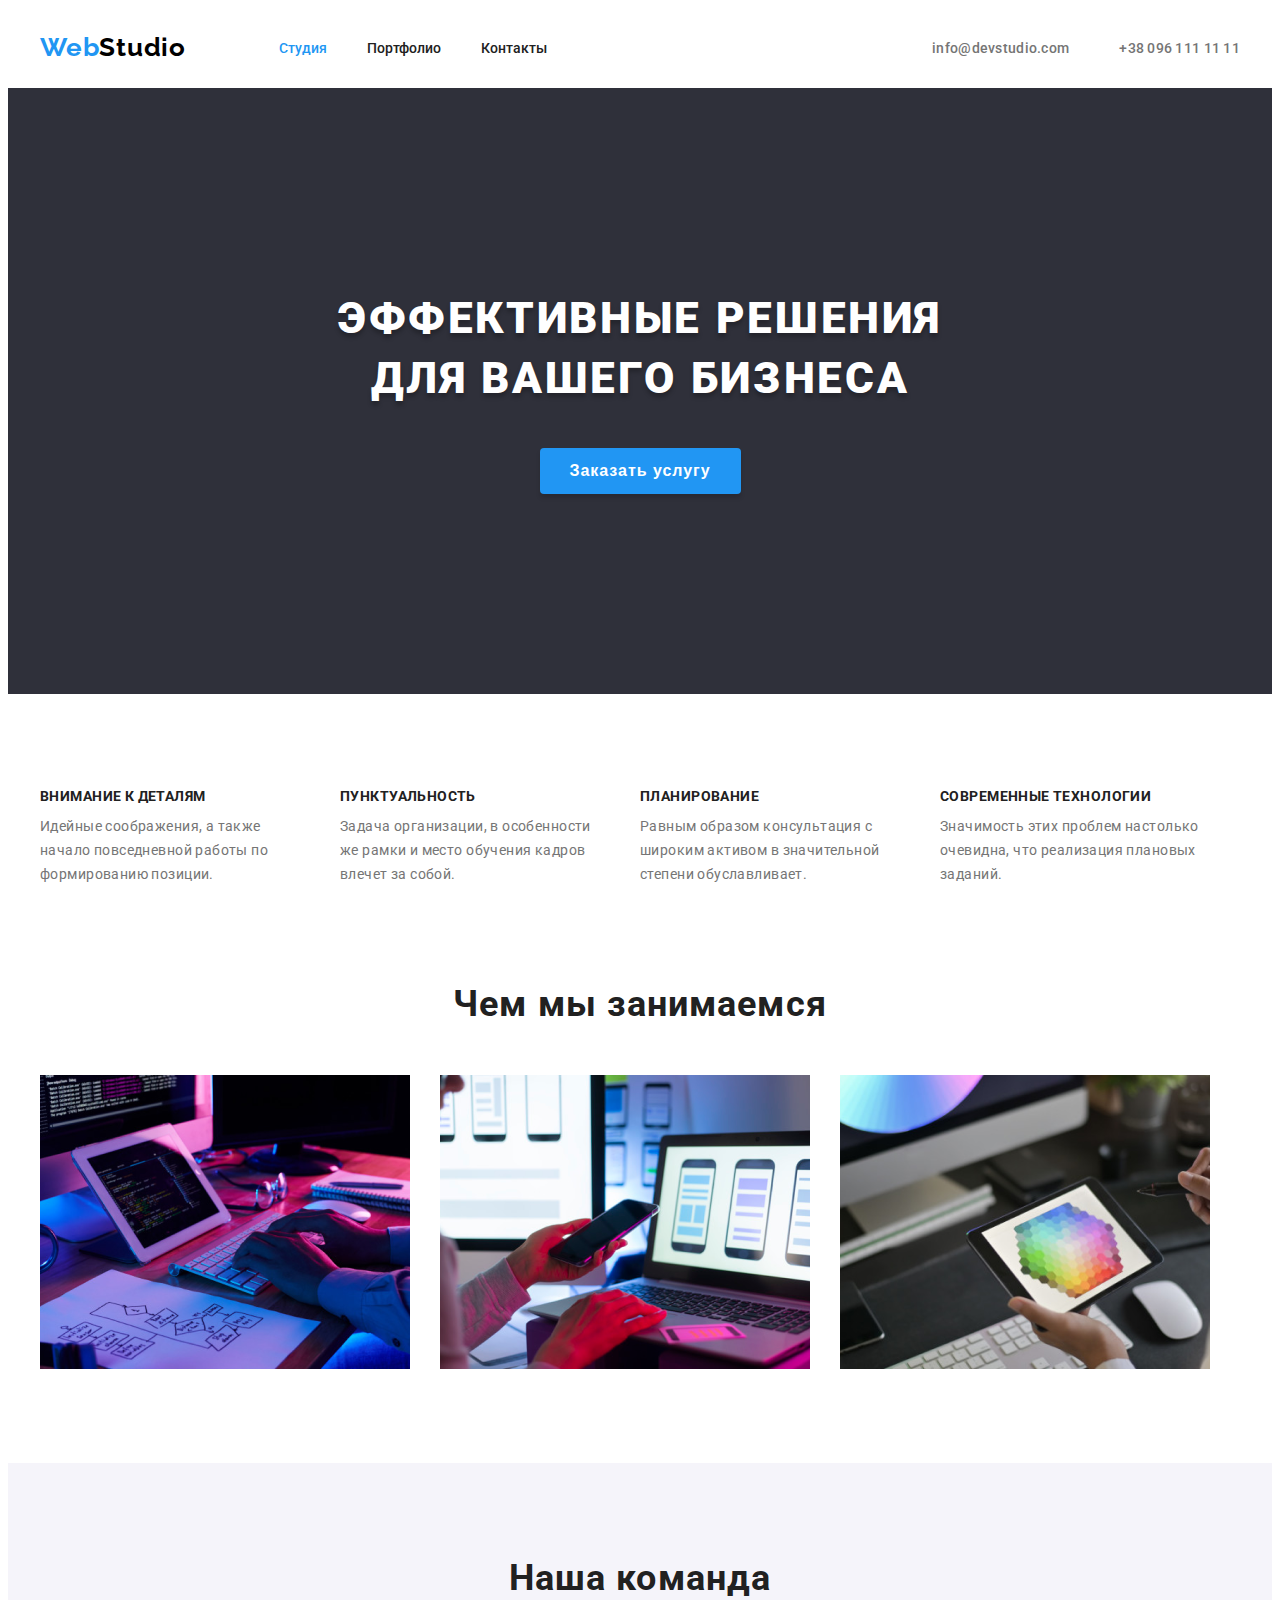
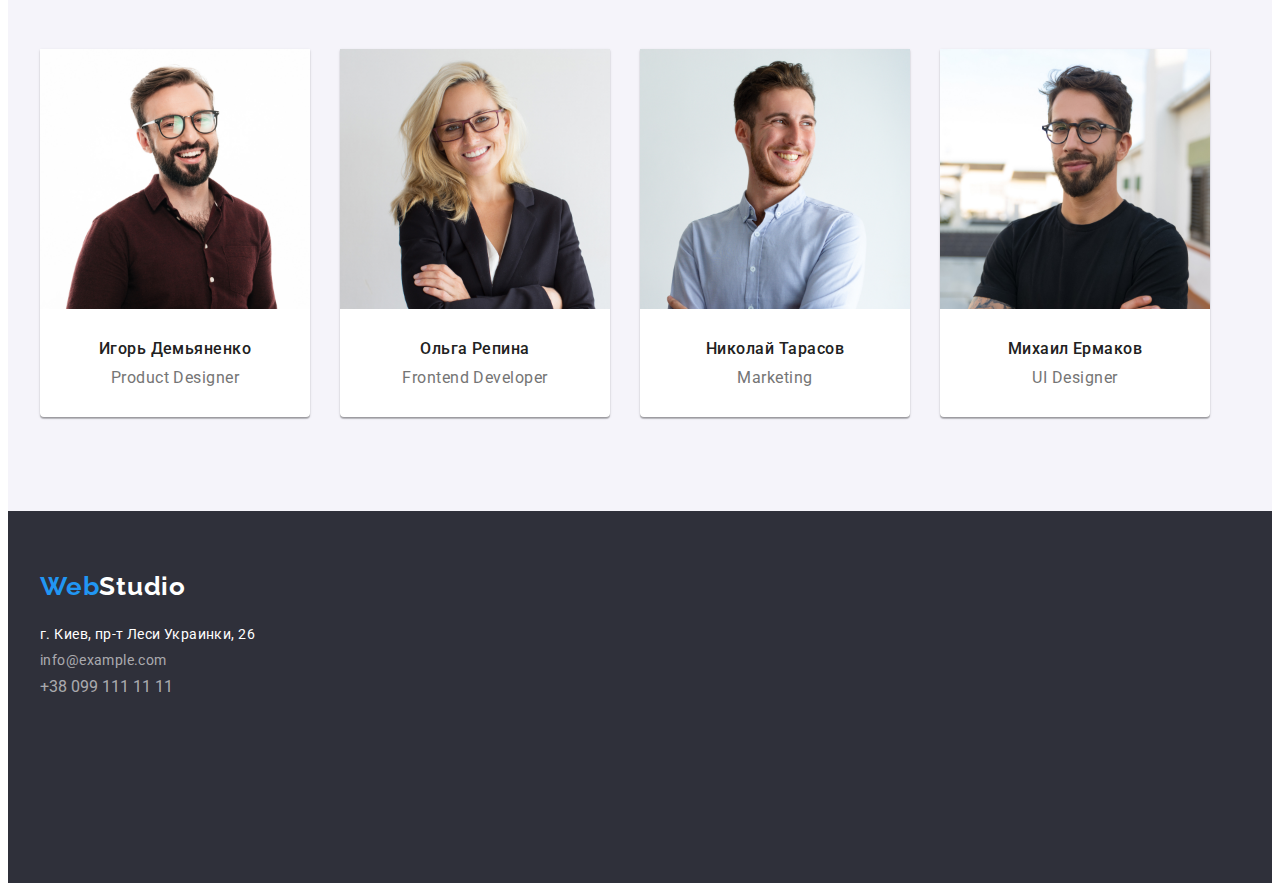
<file: index.html>
<!DOCTYPE html>
<html lang="ru">
  <head>
    <meta charset="UTF-8" />
    <meta name="viewport" content="width=device-width, initial-scale=1.0" />
    <title>WebStudio</title>
    <link rel="preconnect" href="https://fonts.gstatic.com" />
    <link
      href="https://fonts.googleapis.com/css2?family=Raleway:wght@700&family=Roboto:wght@400;500;700;900&display=swap"
      rel="stylesheet"
    />
    <link
      rel="stylesheet"
      href="https://cdnjs.cloudflare.com/ajax/libs/modern-normalize/1.0.0/modern-normalize.min.css"
      integrity="sha512-ISS7cAi1PEhQ8jnbJpJZMd29NlhNj4AWYyLOSp2CE/CsHxTCu+r+t0D2yoJudVrd0/8fTVPUVDzY5Tvli75u/g=="
      crossorigin="anonymous"
    />
    <link rel="stylesheet" href="./css/styles.css" />
  </head>

  <body>
    <!-- Шапка сайта -->

    <header class="header">
      <div class="container">
        <nav class="nav">
          <a class="link links header-link" href="./index.html" target="_blank">
            <span class="logo">Web</span>Studio</a
          >

          <ul class="nav-list list">
            <li class="nav-list-item">
              <a class="nav-list-link links header-studio" href="./index.html"
                >Студия</a
              >
            </li>
            <li class="nav-list-item">
              <a class="nav-list-link links" href="./portfolio.html"
                >Портфолио</a
              >
            </li>
            <li class="nav-list-item">
              <a class="nav-list-link links" href="#">Контакты</a>
            </li>
          </ul>
        </nav>

        <ul class="header-list list">
          <li class="header-mail">
            <a class="header-list-mail links" href="mailto:info@devstudio.com"
              >info@devstudio.com</a
            >
          </li>
          <li class="header-">
            <a class="header-list-tel links" href="tel:+380961111111"
              >+38 096 111 11 11</a
            >
          </li>
        </ul>
      </div>
    </header>

    <main>
      <!--HERO-->

      <section class="hero">
        <div class="container">
          <h1 class="hero-subject">
            Эффективные решения <br />для вашего бизнеса
          </h1>
          <button class="hero-btn" type="button">Заказать услугу</button>
        </div>
      </section>

      <!--Information-->

      <!-- Feature  -->

      <section class="feature">
        <h2 class="visually-hidden" hidden>Описание работ</h2>

        <div class="container">
          <ul class="feature-list list">
            <li class="feature-item">
              <h3 class="feature-title">Внимание к деталям</h3>
              <p class="feature-text">
                Идейные соображения, а также начало повседневной работы по
                формированию позиции.
              </p>
            </li>

            <li class="feature-item">
              <h3 class="feature-title">Пунктуальность</h3>
              <p class="feature-text">
                Задача организации, в особенности же рамки и место обучения
                кадров влечет за собой.
              </p>
            </li>

            <li class="feature-item">
              <h3 class="feature-title">Планирование</h3>
              <p class="feature-text">
                Равным образом консультация с широким активом в значительной
                степени обуславливает.
              </p>
            </li>

            <li class="feature-item">
              <h3 class="feature-title">Современные технологии</h3>
              <p class="feature-text">
                Значимость этих проблем настолько очевидна, что реализация
                плановых заданий.
              </p>
            </li>
          </ul>
        </div>
      </section>

      <!-- What we do -->

      <section class="work">
        <div class="container">
          <h3 class="work-title">Чем мы занимаемся</h3>

          <ul class="work-list list">
            <li class="work-item">
              <img
                src="./images/komp/img.png"
                alt="Работа с ПК"
                width="370"
                height="294"
              />
            </li>

            <li class="work-item">
              <img
                src="./images/komp/img-1.png"
                alt="Работа с телефоном"
                width="370"
                height="294"
              />
            </li>

            <li class="work-item">
              <img
                src="./images/komp/img-2.png"
                alt="Работа с планшетом"
                width="370"
                height="294"
              />
            </li>
          </ul>
        </div>
      </section>

      <!--Our Team-->

      <section class="team">
        <div class="container">
          <h3 class="team-title">Наша команда</h3>

          <ul class="team-list list">
            <li class="team-item">
              <img
                src="./images/team/ihor.jpg"
                alt="Игорь"
                width="270"
                height="260"
              />
              <div class="team-content">
                <h3 class="team-item-title">Игорь Демьяненко</h3>
                <p lang="en" class="team-profession">Product Designer</p>
              </div>
            </li>

            <li class="team-item">
              <img
                src="./images/team/olha.jpg"
                alt="Ольга"
                width="270"
                height="260"
              />
              <div class="team-content">
                <h3 class="team-item-title">Ольга Репина</h3>
                <p lang="en" class="team-profession">Frontend Developer</p>
              </div>
            </li>

            <li class="team-item">
              <img
                src="./images/team/kolya.jpg"
                alt="Николай"
                width="270"
                height="260"
              />
              <div class="team-content">
                <h3 class="team-item-title">Николай Тарасов</h3>
                <p lang="en" class="team-profession">Marketing</p>
              </div>
            </li>

            <li class="team-item">
              <img
                src="./images/team/misha.jpg"
                alt="Миша"
                width="270"
                height="260"
              />
              <div class="team-content">
                <h3 class="team-item-title">Михаил Ермаков</h3>
                <p lang="en" class="team-profession">UI Designer</p>
              </div>
            </li>
          </ul>
        </div>
      </section>
    </main>

    <!--Contacts-->

    <footer class="footer">
      <div class="container">
        <a class="foo-link links" href="./index.html" target="_blank">
          <span class="logo">Web</span>Studio</a
        >
        <address class="address">
          <ul class="footer-list list">
            <li class="footer-list-item">
              <a class="footer-map links" href="#"
                >г. Киев, пр-т Леси Украинки, 26</a
              >
            </li>
            <li class="footer-link-mail">
              <a class="footer-link links" href="mailto:info@example.com"
                >info@example.com</a
              >
            </li>
            <li>
              <a class="footer-link links" href="tel:+380991111111"
                >+38 099 111 11 11</a
              >
            </li>
          </ul>
        </address>
      </div>
    </footer>
  </body>
</html>
</file>
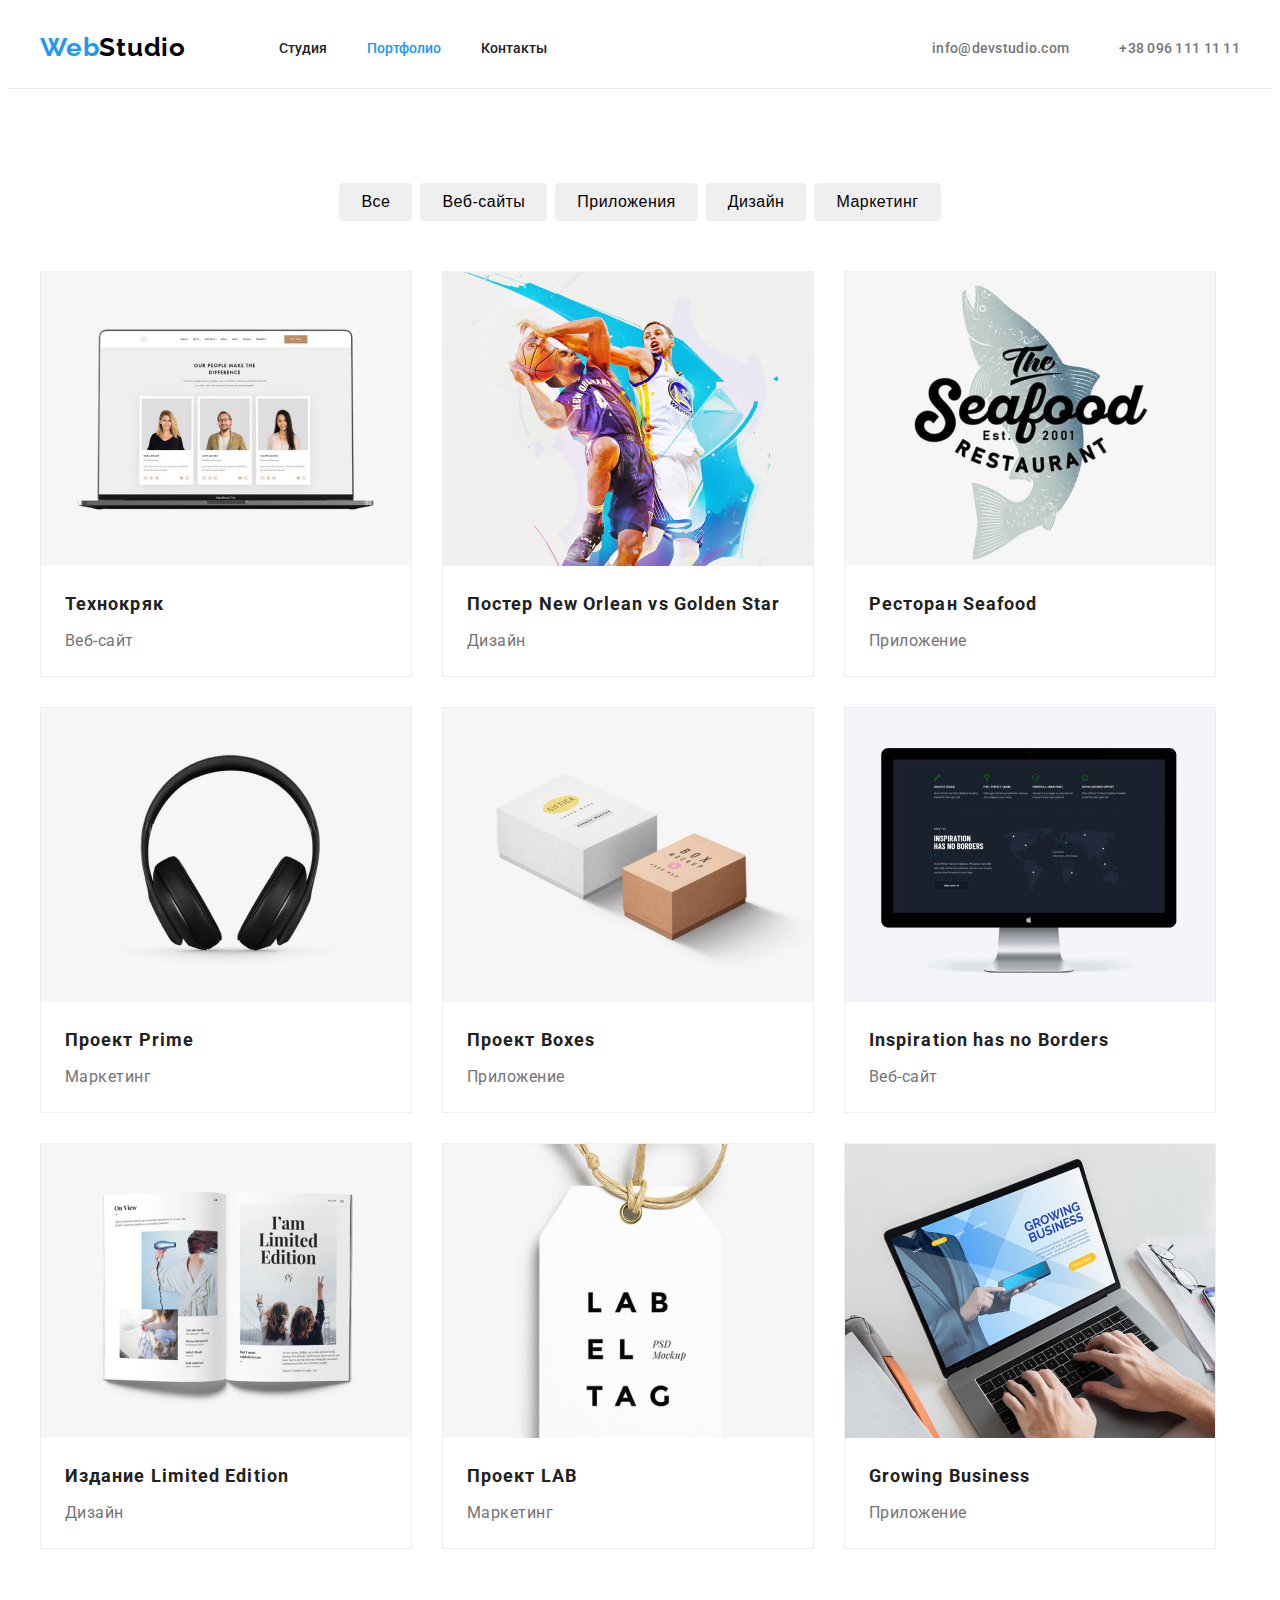
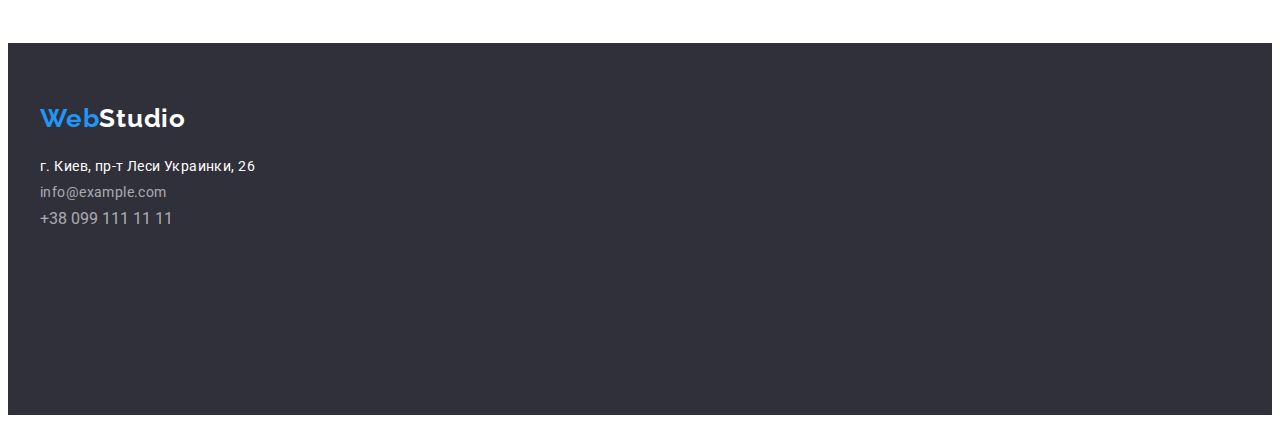
<file: portfolio.html>
<!DOCTYPE html>
<html lang="ru">

<head>
  <meta charset="UTF-8" />
  <meta name="viewport" content="width=device-width, initial-scale=1.0" />
  <title>WebStudio</title>
  <link rel="preconnect" href="https://fonts.gstatic.com" />
  <link href="https://fonts.googleapis.com/css2?family=Raleway:wght@700&family=Roboto:wght@400;500;700;900&display=swap"
    rel="stylesheet" />
  <link rel="stylesheet" href="https://cdnjs.cloudflare.com/ajax/libs/modern-normalize/1.0.0/modern-normalize.min.css"
    integrity="sha512-ISS7cAi1PEhQ8jnbJpJZMd29NlhNj4AWYyLOSp2CE/CsHxTCu+r+t0D2yoJudVrd0/8fTVPUVDzY5Tvli75u/g=="
    crossorigin="anonymous" />
  <link rel="stylesheet" href="./css/styles.css" />
</head>

<body>
  <!-- Шапка сайта -->

  <header class="header page-header">
    <div class="container">
      <a class="link links header-link" href="./portfolio.html" target="_blank">
        <span class="logo">Web</span>Studio</a>
      <nav class="nav">
        <ul class="nav-list list">
          <li class="nav-list-item">
            <a class="nav-list-link links" href="./index.html">Студия</a>
          </li>
          <li class="nav-list-item">
            <a class="nav-list-link links header-portfolio" href="./portfolio.html">Портфолио</a>
          </li>
          <li class="nav-list-item">
            <a class="nav-list-link links" href="#">Контакты</a>
          </li>
        </ul>
      </nav>

      <ul class="header-list list">
        <li class="header-mail">
          <a class="header-list-mail links" href="mailto:info@devstudio.com">info@devstudio.com</a>
        </li>
        <li class="header-tel">
          <a class="header-list-tel links" href="tel:+380961111111">+38 096 111 11 11</a>
        </li>
      </ul>
    </div>
  </header>

  <main>
    <!--Меню -->

    <section class="features">
      <div class="container">
        <h1 hidden>Описание проектов</h1>
        <ul class="features-btn list">
          <li class="features-btn-item">
            <button class="btn" type="button">Все</button>
          </li>
          <li class="features-btn-item">
            <button class="btn" type="button">Веб-сайты</button>
          </li>
          <li class="features-btn-item">
            <button class="btn" type="button">Приложения</button>
          </li>
          <li class="features-btn-item">
            <button class="btn" type="button">Дизайн</button>
          </li>
          <li class="features-btn-item">
            <button class="btn" type="button">Маркетинг</button>
          </li>
        </ul>
      </div>

      <!--Описание проектов-->

      <div class="container">
        <ul class="features-list list">
          <li class="features-list-item">
            <a class="links" href="#">
              <img src="images/portfolio/сайт.jpg" alt="сайт" width="370" />
              <div class="features-content">
                <h2 class="features-list-title">Технокряк</h2>
                <p class="features-list-subtitle">Веб-сайт</p>
              </div>
            </a>
          </li>
          <li class="features-list-item">
            <a class="links" href="#">
              <img src="images/portfolio/баскетбол.jpg" alt="баскетбол" width="370" />
              <div class="features-content">
                <h2 class="features-list-title">
                  Постер New Orlean vs Golden Star
                </h2>
                <p class="features-list-subtitle">Дизайн</p>
              </div>
            </a>
          </li>
          <li class="features-list-item">
            <a class="links" href="#">
              <img src="images/portfolio/Ресторан.jpg" alt="морская еда" width="370" />
              <div class="features-content">
                <h2 class="features-list-title">Ресторан Seafood</h2>
                <p class="features-list-subtitle">Приложение</p>
              </div>
            </a>
          </li>
          <li class="features-list-item">
            <a class="links" href="#">
              <img src="images/portfolio/наушники.jpg" alt="наушники" width="370" />
              <div class="features-content">
                <h2 class="features-list-title">Проект Prime</h2>
                <p class="features-list-subtitle">Маркетинг</p>
              </div>
            </a>
          </li>
          <li class="features-list-item">
            <a class="links" href="#">
              <img src="images/portfolio/коробка.jpg" alt="коробка" width="370" />
              <div class="features-content">
                <h2 class="features-list-title">Проект Boxes</h2>
                <p class="features-list-subtitle">Приложение</p>
              </div>
            </a>
          </li>
          <li class="features-list-item">
            <a class="links" href="#">
              <img src="images/portfolio/экран.jpg" alt="экран" width="370" />
              <div class="features-content">
                <h2 lang="en" class="features-list-title">
                  Inspiration has no Borders
                </h2>
                <p class="features-list-subtitle">Веб-сайт</p>
              </div>
            </a>
          </li>
          <li class="features-list-item">
            <a class="links" href="#">
              <img src="images/portfolio/книга.jpg" alt="книга" width="370" />
              <div class="features-content">
                <h2 class="features-list-title">Издание Limited Edition</h2>
                <p class="features-list-subtitle">Дизайн</p>
              </div>
            </a>
          </li>
          <li class="features-list-item">
            <a class="links" href="#">
              <img src="images/portfolio/визитка.jpg" alt="визитка" width="370" />
              <div class="features-content">
                <h2 class="features-list-title">Проект LAB</h2>
                <p class="features-list-subtitle">Маркетинг</p>
              </div>
            </a>
          </li>
          <li class="features-list-item">
            <a class="links" href="#">
              <img src="images/portfolio/ноут.jpg" alt="ноут" width="370" />
              <div class="features-content">
                <h2 lang="en" class="features-list-title">
                  Growing Business
                </h2>
                <p class="features-list-subtitle">Приложение</p>
              </div>
            </a>
          </li>
        </ul>
      </div>
    </section>
  </main>

  <!--Contacts-->

  <footer class="footer">
    <div class="container">
      <a class="foo-link links" href="./index.html" target="_blank">
        <span class="logo">Web</span>Studio</a>
      <address class="address">
        <ul class="footer-list list">
          <li class="footer-list-item">
            <a class="footer-map links" href="#">г. Киев, пр-т Леси Украинки, 26</a>
          </li>
          <li class="footer-link-mail">
            <a class="footer-link links" href="mailto:info@example.com">info@example.com</a>
          </li>
          <li>
            <a class="footer-link links" href="tel:+380991111111">+38 099 111 11 11</a>
          </li>
        </ul>
      </address>
    </div>
  </footer>
</body>

</html>
</file>
<file: css/styles.css>
h1,
h2,
h3,
h4,
h5,
h6,
p {
  margin: 0;
}

ul {
  margin: 0;
  padding: 0;
}

img {
  display: block;
}

.links {
  text-decoration: none;
}

.list {
  list-style: none;
}

.address {
  font-style: normal;
  margin-top: 20px;
}

.container {
  width: 1200px;
  padding-left: 15px;
  padding-right: 15px;
  margin: 0 auto;
}

body {
  font-family: "Roboto", sans-serif;
}

:root {
  --accent-color: #2196f3;
  --subtitle-color: #757575;
  --contact-color: rgba(255, 255, 255, 0.6);
  --text-color: #212121;
  --white-color: #ffffff;
}

/*========== Studio ==========*/

/*======= Header ======*/

.header {
  background: var(--white-color);
}

.page-header {
  border-bottom: 1px solid #ececec;
}

.header .container {
  display: flex;
  align-items: center;
}
.header .header-studio {
  color: var(--accent-color);
}

.nav {
  display: flex;
  align-items: center;
}
.header-link {
  margin-right: 93px;
}

.nav-list {
  display: flex;
  align-items: center;
}

.nav-list-item:not(:last-child) {
  margin-right: 40px;
}

.header-list {
  display: flex;
  margin-left: auto;
}

.header-mail {
  margin-right: 50px;
}

.nav-list-link {
  font-weight: 500;
  font-size: 14px;
  color: var(--text-color);
  padding-top: 32px;
  padding-bottom: 32px;
  display: block;
}

.nav-list-link:hover,
.nav-list-link:focus {
  color: var(--accent-color);
}

.header-portfolio {
  color: var(--accent-color);
}

.header-list-tel {
  font-weight: 500;
  font-size: 14px;
  letter-spacing: 0.02em;
  color: var(--subtitle-color);
  padding-top: 32px;
  padding-bottom: 32px;
  display: block;
}

.header-list-tel:hover,
.header-list-tel:focus {
  color: var(--accent-color);
}

.header-list-mail {
  font-weight: 500;
  font-size: 14px;
  letter-spacing: 0.02em;
  color: var(--subtitle-color);
  padding-top: 32px;
  padding-bottom: 32px;
  display: block;
}

.header-list-mail:hover,
.header-list-mail:focus {
  color: var(--accent-color);
}

.link {
  font-family: Raleway;
  font-style: normal;
  font-weight: bold;
  font-size: 26px;
  line-height: 1.192px;
  letter-spacing: 0.03em;
  color: #000000;
}

.logo {
  font-family: Raleway;
  font-style: normal;
  font-weight: bold;
  font-size: 26px;
  line-height: 1.192px;
  letter-spacing: 0.03em;
  color: var(--accent-color);
}

/*======= Header End ======*/

/*====== Hero ======*/

.hero {
  text-align: center;
  background: #2f303a;
  padding-top: 200px;
  padding-bottom: 200px;
}

.hero-subject {
  font-weight: 900;
  font-size: 44px;
  line-height: 60px;
  letter-spacing: 0.06em;
  text-transform: uppercase;
  color: var(--white-color);
  margin-bottom: 40px;
  text-shadow: 0px 4px 4px rgba(0, 0, 0, 0.25);
}

.hero-btn {
  font-weight: 700;
  font-size: 16px;
  line-height: 30px;
  letter-spacing: 0.06em;
  cursor: pointer;

  min-width: 200px;
  padding: 8px 30px;
  color: var(--white-color);
  background: var(--accent-color);
  box-shadow: 0px 4px 4px rgba(0, 0, 0, 0.15);
  border-radius: 4px;
  border: 0;
}

/*====== Hero End ======*/

/*====== Feature ======*/

.visually-hidden:not(:focus):not(:active),
input[type="checkbox"].visually-hidden,
input[type="radio"].visually-hidden {
  position: absolute;
  width: 1px;
  height: 1px;
  margin: -1px;
  border: 0;
  padding: 0;
  white-space: nowrap;
  clip-path: inset(100%);
  clip: rect(0 0 0 0);
  overflow: hidden;
}

.feature {
  padding-top: 94px;
  padding-bottom: 94px;
}

.feature-list {
  display: flex;
}

.feature-item:not(:last-child) {
  margin-right: 30px;
}

.feature-item {
  width: 270px;
  height: 101px;
}

.feature-title {
  font-weight: 700;
  font-size: 14px;
  letter-spacing: 0.03em;
  text-transform: uppercase;
  color: var(--text-color);
  margin-bottom: 10px;
}

.feature-text {
  width: 270px;
  height: 75px;
  font-weight: normal;
  font-size: 14px;
  line-height: 24px;
  letter-spacing: 0.03em;
  color: var(--subtitle-color);
}

/*====== Feature End ======*/

/*====== What we do ======*/

.work {
  padding-bottom: 94px;
}

.work-list {
  display: flex;
}

.work-title {
  font-weight: 700;
  font-size: 36px;
  /*line-height: 1.167px;*/
  text-align: center;
  letter-spacing: 0.03em;
  color: var(--text-color);
  margin-bottom: 50px;
}

.work-item:not(:last-child) {
  margin-right: 30px;
}

/*====== What we do End ======*/

/*====== Our Team ======*/

.team-list {
  display: flex;
  margin: -15px;
}

.team .team-title {
  margin-bottom: 50px;
}

.team {
  padding-bottom: 94px;
  padding-top: 94px;
  background: #f5f4fa;
}

.team-title {
  font-weight: 700;
  font-size: 36px;
  /* line-height: 1.167px;*/
  text-align: center;
  letter-spacing: 0.03em;
  color: var(--text-color);
}

.team-item {
  margin: 15px;
  box-shadow: 0px 1px 3px rgba(0, 0, 0, 0.12), 0px 1px 1px rgba(0, 0, 0, 0.14),
    0px 2px 1px rgba(0, 0, 0, 0.2);
  border-radius: 0px 0px 4px 4px;
  background: var(--white-color);
}

.team-content {
  padding: 30px 32px;
}

.team-item-title {
  font-weight: 500;
  font-size: 16px;
  text-align: center;
  letter-spacing: 0.03em;
  color: var(--text-color);
  margin-bottom: 10px;
}

.team-profession {
  font-family: Roboto;
  font-style: normal;
  font-weight: normal;
  font-size: 16px;
  text-align: center;
  letter-spacing: 0.03em;
  color: var(--subtitle-color);
}

/*====== Our Team End ======*/

/*====== Footer ======*/

.footer {
  background: #2f303a;
  padding-top: 60px;
  padding-bottom: 60px;
  height: 252px;
}

.footer-link-mail {
  margin-bottom: 9px;
}

.foo-link {
  width: 145px;
  height: 31px;
  left: 215px;
  top: 2157px;

  font-family: Raleway;
  font-style: normal;
  font-weight: bold;
  font-size: 26px;
  line-height: 31px;

  letter-spacing: 0.03em;

  color: var(--white-color);
}

.footer-map {
  color: var(--white-color);
}

.footer-list-item {
  font-family: Roboto;
  font-style: normal;
  font-weight: normal;
  font-size: 14px;
  line-height: 24px;
  letter-spacing: 0.03em;
  margin-bottom: 6px;
}

.footer-link {
  color: var(--contact-color);
}

.footer-link-mail,
.footer-link-tel {
  font-weight: normal;
  font-size: 14px;
  letter-spacing: 0.03em;
}

/*====== Footer End ======*/

/**========== Studio End ==========**/

/**========== Portfolio ==========**/

/*====== Main ======*/

/*====== Filtr ======*/

.features {
  padding-top: 94px;
  padding-bottom: 94px;
}

.features-btn {
  display: flex;
  justify-content: center;
  margin-bottom: 50px;
}

.features-btn-item:not(:last-child) {
  margin-right: 8px;
}

.btn:hover,
.btn:focus {
  background: var(--accent-color);
  color: var(--white-color);
  box-shadow: 0px 3px 1px rgba(0, 0, 0, 0.1), 0px 1px 2px rgba(0, 0, 0, 0.08),
    0px 2px 2px rgba(0, 0, 0, 0.12);
}

.btn {
  padding: 6px 22px;
  font-weight: 500;
  font-size: 16px;
  line-height: 26px;
  text-align: center;
  letter-spacing: 0.03em;
  border: 0;
  border-radius: 4px;
}

/*====== Filtr End ======*/

/*====== Описание проектов ======*/

.features-list {
  display: flex;
  flex-wrap: wrap;
  margin: -15px;
}

.features-list-item {
  margin: 15px;
  width: 370px;
  height: 404px;

  background: var(--white-color);
  border: 1px solid #eeeeee;
}

.features-list-title {
  width: 322px;
  height: 36px;
  font-weight: 700;
  font-size: 18px;
  line-height: 36px;
  letter-spacing: 0.06em;
  margin-bottom: 4px;

  color: var(--text-color);
}

.features-list-subtitle {
  width: 322px;
  height: 30px;
  font-weight: 400;
  font-size: 16px;
  line-height: 30px;

  letter-spacing: 0.03em;

  color: var(--subtitle-color);
}

.features-content {
  box-sizing: content-box;
  width: 322px;
  padding: 20px 24px;
}

/*====== Описание проектов End ======*/
</file>
